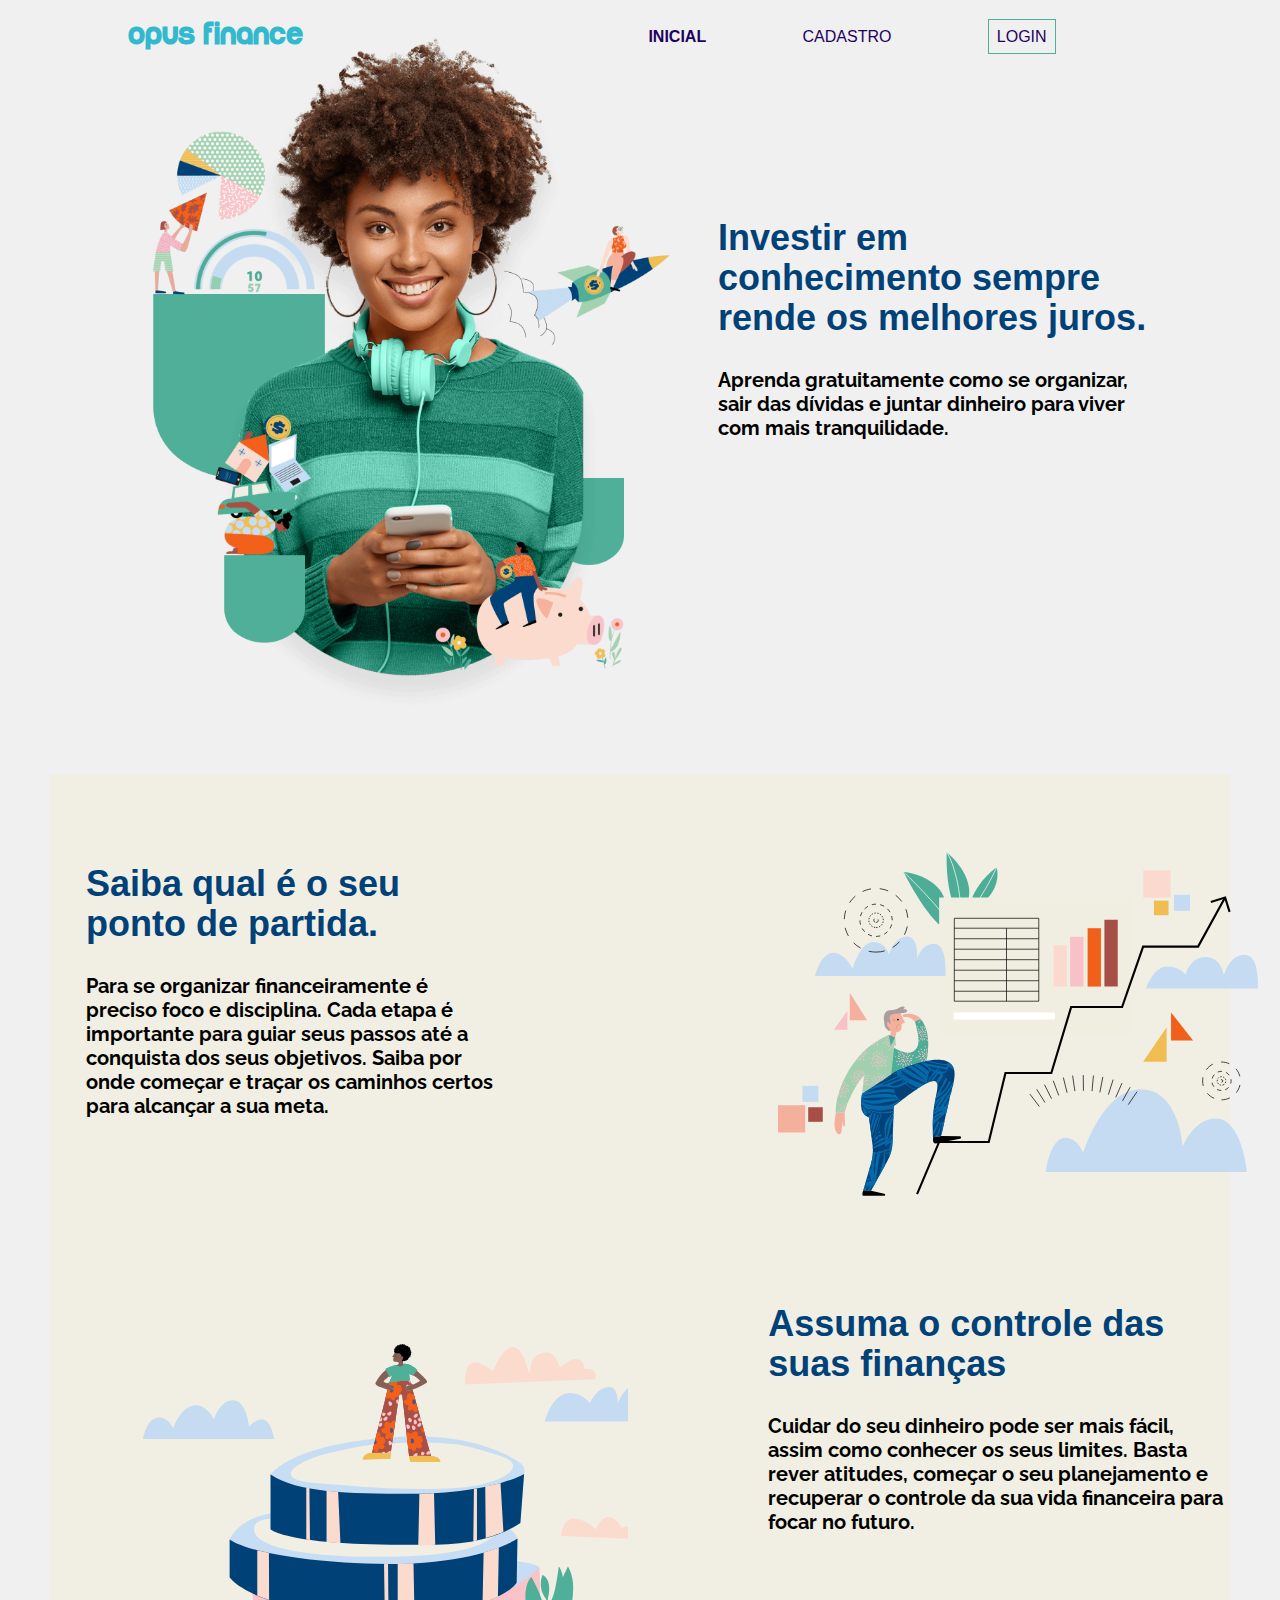
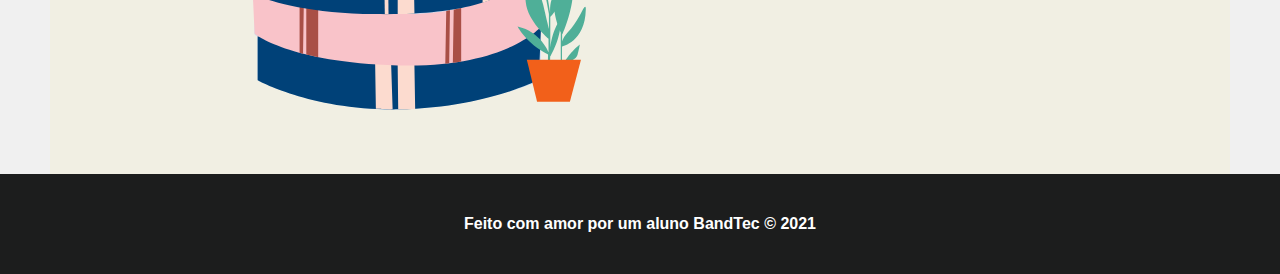
<file: Opus/public/index.html>
<!DOCTYPE html>
<html lang="en">

<head>
    <meta charset="UTF-8">
    <meta http-equiv="X-UA-Compatible" content="IE=edge">
    <meta name="viewport" content="width=device-width, initial-scale=1.0">

    <title>Opus | Página Inicial</title>
    <link rel="stylesheet" href="./css/style.css">
    <link href="https://fonts.googleapis.com/css2?family=Raleway:wght@100&display=swap" rel="stylesheet">
</head>

<body>

    <!-- Header -->

    <div class="header">
        <div class="container">
            <h1 style="font-family: run;">Opus Finance</h1>
            <ul class="navbar">
                <li class="agora">Inicial</li>
               
                <li>
                    <a href="cadastro.html">Cadastro</a>
                </li>
                <li>
                   
                    <a class="login" href="./login.html">Login</a>
                </li>
            </ul>
        </div>
    </div>

    <!-- Banner -->

    <div class="banner">
        <div class="container">
                <img src="./assets/featured.png" alt="">       
            <div> 
            <h2>
                Investir em conhecimento sempre rende os melhores juros.     
            </h2>
           
            <p>
                Aprenda gratuitamente como se organizar, sair das dívidas e juntar dinheiro para viver com mais tranquilidade.
            </p>

            
            </div>
         </div>
    </div>
            
         <!-- Objetivo part 1 -->   
        <div class="social" >
                <div class="texto">
                     <h2> Saiba qual é o seu ponto de partida.</h2>
  
                     <p>
                        Para se organizar financeiramente é preciso foco e disciplina. Cada etapa é importante para guiar seus passos até a conquista dos seus objetivos. Saiba por onde começar e traçar os caminhos certos para alcançar a sua meta.
                     </p>

                 </div>
                 <div class="imagem">
                    
                    <img src="./assets/journey-step-02.svg" >
            
                 </div>
        </div>  
        <!-- Objetivo part 2 -->       
        <div class="social2">
                <div class="imagem2">
                    <img src="./assets/journey-step-03.svg" alt="">
                </div>
                <div class="texto2">
                    <h2>Assuma o controle das suas finanças</h2>
                        <p>
                            Cuidar do seu dinheiro pode ser mais fácil, assim como conhecer os seus limites. Basta rever atitudes, começar o seu planejamento e recuperar o controle da sua vida financeira para focar no futuro.
                        </p>

                </div>
        </div>
           
        
    


    <div class="footer">
        <div class="container">
            <h4>Feito com amor por um aluno BandTec &copy; 2021</h4>
        </div>
    </div>
</body>

</html>
</file>
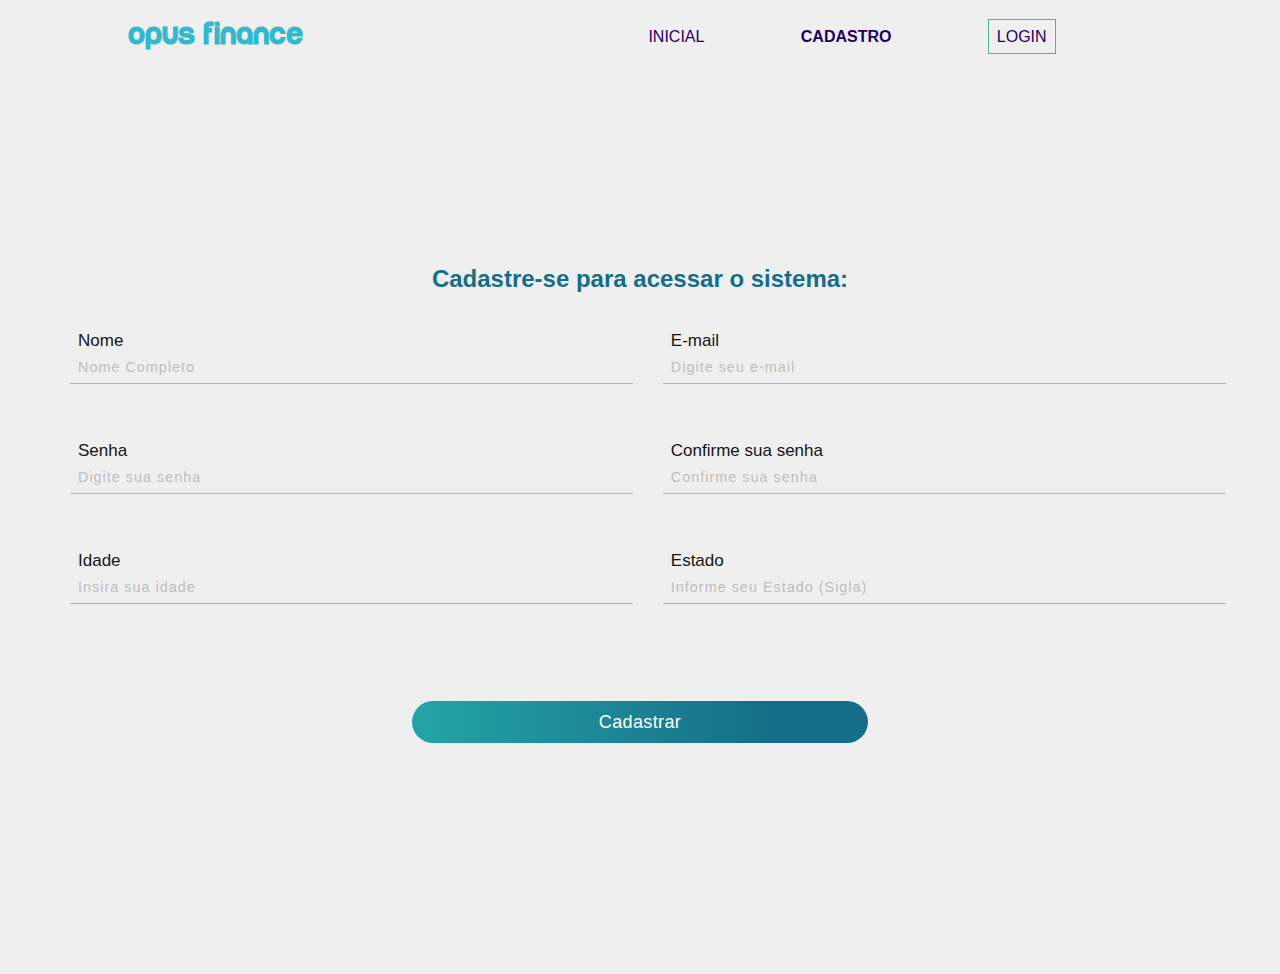
<file: Opus/public/cadastro.html>
<!DOCTYPE html>
<html lang="pt-br">

<head>
  <meta charset="UTF-8">
  <meta http-equiv="X-UA-Compatible" content="IE=edge">
  <meta name="viewport" content="width=device-width, initial-scale=1.0">

  <title>Opus | Cadastro</title>




  <link rel="stylesheet" href="./css/cadastroStyle.css">
  <link rel="stylesheet" href="./css/style.css">
  <link href="https://fonts.googleapis.com/css2?family=Raleway:wght@100&display=swap" rel="stylesheet">
    <title>Cadastro</title>
</head>

<body class="body-cadastro">


    <div class="header">
      <div class="container">
          <h1 style="font-family: run;">Opus Finance</h1>
          <ul class="navbar">
              <li> <a href="index.html">Inicial</a></li>
            
              </li>
          
              <li  class="agora" >
                  Cadastro
              </li>
              <li>
                 
                  <a class="login" href="./login.html">Login</a>
              </li>
          </ul>
      </div>
  </div>

    <div class="conteudo-cadastro">
        <div class="container">

            <h2>Cadastre-se para acessar o sistema: </h2>
            <div class="formulario">

                <div id="form_cadastro">
                    <div class="linha-form">
                        <div class="metade">
                            <label for="name">Nome</label>
                            <input id="nome_input" type="text" placeholder="Nome Completo">
                        </div>
                        <div class="metade">
                            <label for="Email">E-mail</label>
                            <input id="email_input" type="text" placeholder="Digite seu e-mail">
                        </div>
                    </div>
                    <div class="linha-form">
                        <div class="metade">
                            <label for="password">Senha</label>
                            <input id="senha_input" type="password" placeholder="Digite sua senha">
                        </div>
                        <div class="metade">
                            <label for="senha">Confirme sua senha</label>
                            <input id="confirmacao_senha_input" type="password" placeholder="Confirme sua senha">
                        </div>
                    </div>
                    <div class="linha-form">
                        <div class="metade">
                            <label for="Idade">Idade</label>
                            <input id="idade_input" type="number" placeholder="Insira sua idade">
                        </div>
                        <div class="metade">
                            <label for="Estado">Estado</label>
                            <input id="cidade_input" type="text" placeholder="Informe seu Estado (Sigla)">
                        </div>
                    </div>
                    <div class="linha-form">
                  
                    <div class="div-geral">
                        <button class="btn btn-cadastro" onclick="cadastrar()">Cadastrar</button>
                       
                    </div>
                </div>

                <div id="div_erros_login">

                </div>
            </div> <!-- Final <div class="formulario">-->
        </div>
    </div>



</body>

</html>

<script>

    function cadastrar() {
       

        var nomeVar = nome_input.value;
        var emailVar = email_input.value;
        var senhaVar = senha_input.value;
        var confirmacaoSenhaVar = confirmacao_senha_input.value;
        var idadeVar = idade_input.value;
        var cidadeVar = cidade_input.value;

        
        if (nomeVar == "" || emailVar == "" || senhaVar == "" || confirmacaoSenhaVar == "" || idadeVar == "" || cidadeVar == "") {

            window.alert("Preencha todos os campos para prosseguir!");
            if (nomeVar == "") {
                console.log('nome está em branco')
            }
            if (emailVar == "") {
                console.log('email está em branco')
            }
            if (senhaVar == "") {
                console.log('senha está em branco')
            }
            if (confirmacaoSenhaVar == "") {
                console.log('confirmacaoSenha está em branco')
            }if (idadeVar == ""){
                console.log('Idade está em branco')
            }if (cidadeVar = ""){
                console.log('Cidade está em branco')
            }
            return false;
        }

         if (emailVar.indexOf("@") == -1 || emailVar.indexOf(".com") == -1) {
            window.alert("Ops, e-mail inválido! Verifique e tente novamente.");
          
            return false;
        }
         

        if (senhaVar != confirmacaoSenhaVar) {
            window.alert("As senhas inseridas devem ser iguais para prosseguir!");
           
            return false;
        }
        


        fetch("/usuarios/cadastrar", {
            method: "POST",
            headers: {
                "Content-Type": "application/json"
            },
            body: JSON.stringify({
                nomeServer: nomeVar,  
                emailServer: emailVar,     
                senhaServer: senhaVar,
                idadeServer: idadeVar,
                cidadeServer: cidadeVar,
            })
        }).then(function (resposta) {

            console.log("resposta: ", resposta);

            if (resposta.ok) {
                window.alert("Cadastro realizado com sucesso!");
                window.location = "login.html";
                limparFormulario();
                
            } else {
                throw ("Houve um erro ao tentar realizar o cadastro!");
            }
        }).catch(function (resposta) {
            console.log(`#ERRO: ${resposta}`);
   
        });

        return false;
    }
</script>
</file>
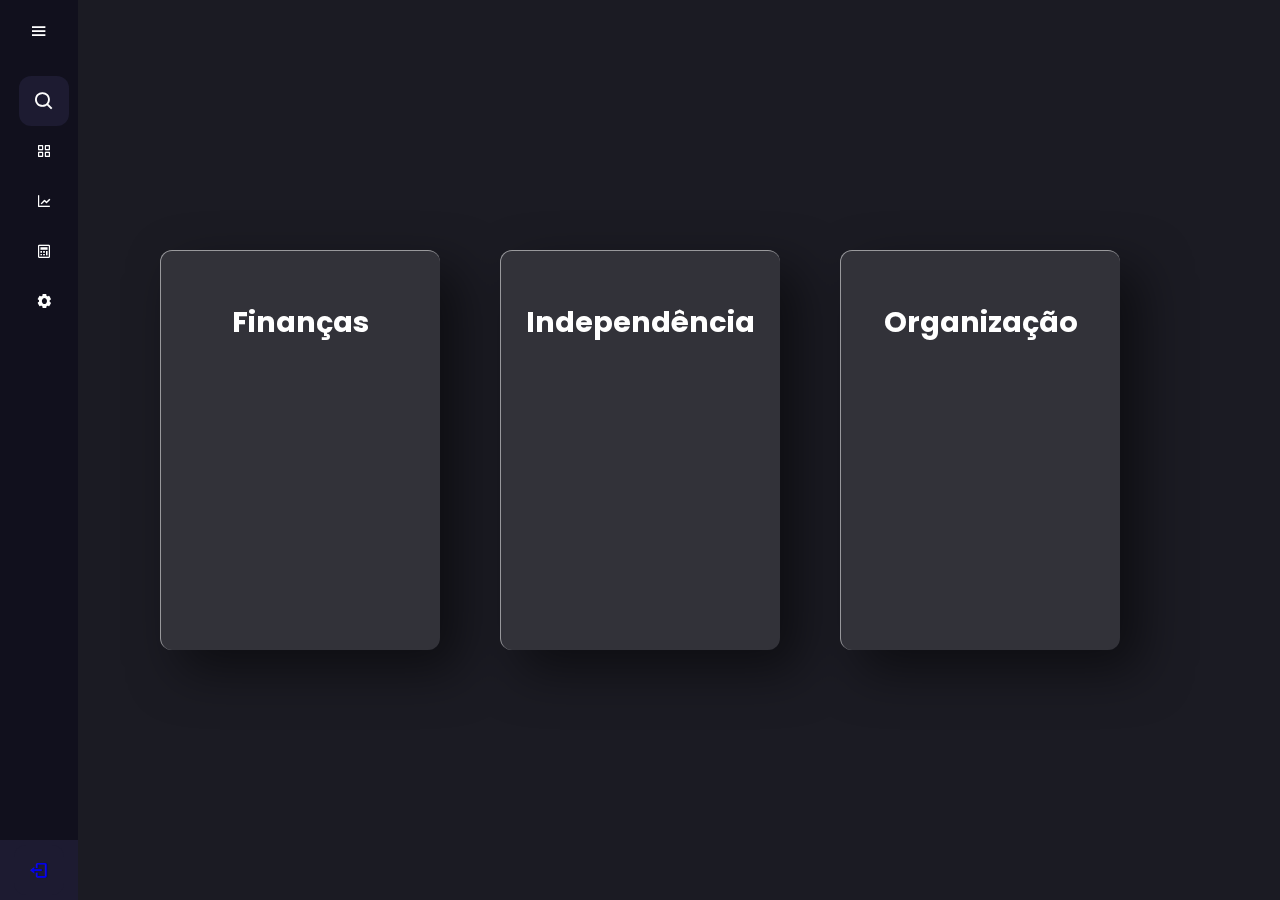
<file: Opus/public/Cursos.html>
<!DOCTYPE html>
<html lang="en">
<head>
  <meta charset="UTF-8">
  <meta http-equiv="X-UA-Compatible" content="IE=edge">
  <meta name="viewport" content="width=device-width, initial-scale=1.0">
  <link href='https://unpkg.com/boxicons@2.0.9/css/boxicons.min.css' rel='stylesheet'>
  <link rel="stylesheet" href="./css/poslogin.css">
  <link rel="stylesheet" href="./css/Curso.css">
  <title>Document</title>
</head>
<body>
 <!-- SideBar -->
  
  <div class="sidebar">
    <div class="logo_content">
      <div class="logo">
        <i class='bx bxl-unsplash'></i>
        <div class="logo_name"><h1 style="font-family: run;">Opus </h1>
        
    </div>
  </div>
  <i class='bx bx-menu' id="btn" ></i>
</div>
    <ul class="nav_list">
      <li>
          <i class='bx bx-search' ></i>
          <input type="text" placeholder="Pesquisa...">
        </a>
        <span class="tooltip">Pesquisa</span>
      </li>
      <li>
      <a href="#">
        <i class='bx bx-grid-alt' ></i>
        <span class="links_name">Cursos</span>
      </a>
      <span class="tooltip">Cursos</span>
    </li>
    <li>
    <a href="./Analytics.html">
      <i class='bx bx-line-chart' ></i>
      <span class="links_name">Analytics</span>
    </a>
    <span class="tooltip">Analytics</span>
  </li>
  <li>
    <a href="./Simulador.html">
  <i class='bx bx-calculator'></i>
  <span class="links_name">Simulador</span>
</a>
<span class="tooltip">Simulador</span>
</li>
  <li>
  <a href="#">
    <i class='bx bxs-cog' ></i>
    <span class="links_name">Configuração</span>
  </a>
  
  <span class="tooltip">Configuração</span>
</li>
    </ul>
    <div class="profile_content">
      <div class="profile">
        <div class="profile_details">
          <img src="./assets/pedro.jpg" alt="">
          <div class="name_job">
            <div class="name">Pedro Rosário</div>
            <div class="job">Analista </div>
          </div>
        </div>
        <a href="./index.html"> <i class='bx bx-log-out' id="log_out"></i></a>
       
      </div>
    </div>
  </div>
 
  <!-- Cards -->

  <div class="container">
    <div class="card">
      <h3>Finanças</h3>
      
      <div class="content">
        <h2>01</h2>
       
        
        <p>As finanças pessoais incluem todos os tipos de custos e gastos realizados. Desde aqueles considerados irrelevantes,isso porque todos eles possuem um impacto nas finanças que só ao serem mapeados</p>
          <a href="https://youtu.be/CNU5IMQAdn4">Mais Informações</a>
      </div>
    </div>
    
  

  <!-- Card2 -->
  
    <div class="card">
      <h3>Independência</h3>
      <div class="content">
        <h2>02</h2>
      
        <p> A ideia é ter um equilíbrio financeiro e trabalhar por prazer ou opção, e não pela necessidade de pagar as contas no final do mês.</p>
          <a href="https://youtu.be/D-In5RGYELQ">Mais Informações</a>
      </div>
    </div>
  
  <!-- Card 3 -->

  
    <div class="card">
      <h3>Organização</h3>
      <div class="content">
        <h2>03</h2>
       
        <p>Vai além de simplesmente manter contas em dia; seus resultados também são bem mais do que de apenas acumular riquezas. Estar em sintonia com as finanças pessoais significa ter noção do quanto se ganha e gasta </p>
          <a href="https://youtu.be/dSLhykOui3Y">Mais Informações</a>
      </div>
    </div>
  </div>

</body>
</html>
<script>
  let btn = document.querySelector("#btn");
  let sidebar = document.querySelector(".sidebar");
  let searchBtn = document.querySelector(".bx-search");

  btn.onclick = function(){
    sidebar.classList.toggle("active")
  }

  searchBtn.onclick = function(){
    sidebar.classList.toggle("active")
  }

  btn.onclick = function(){
    sidebar.classList.toggle("active")
  }
</script>
</file>
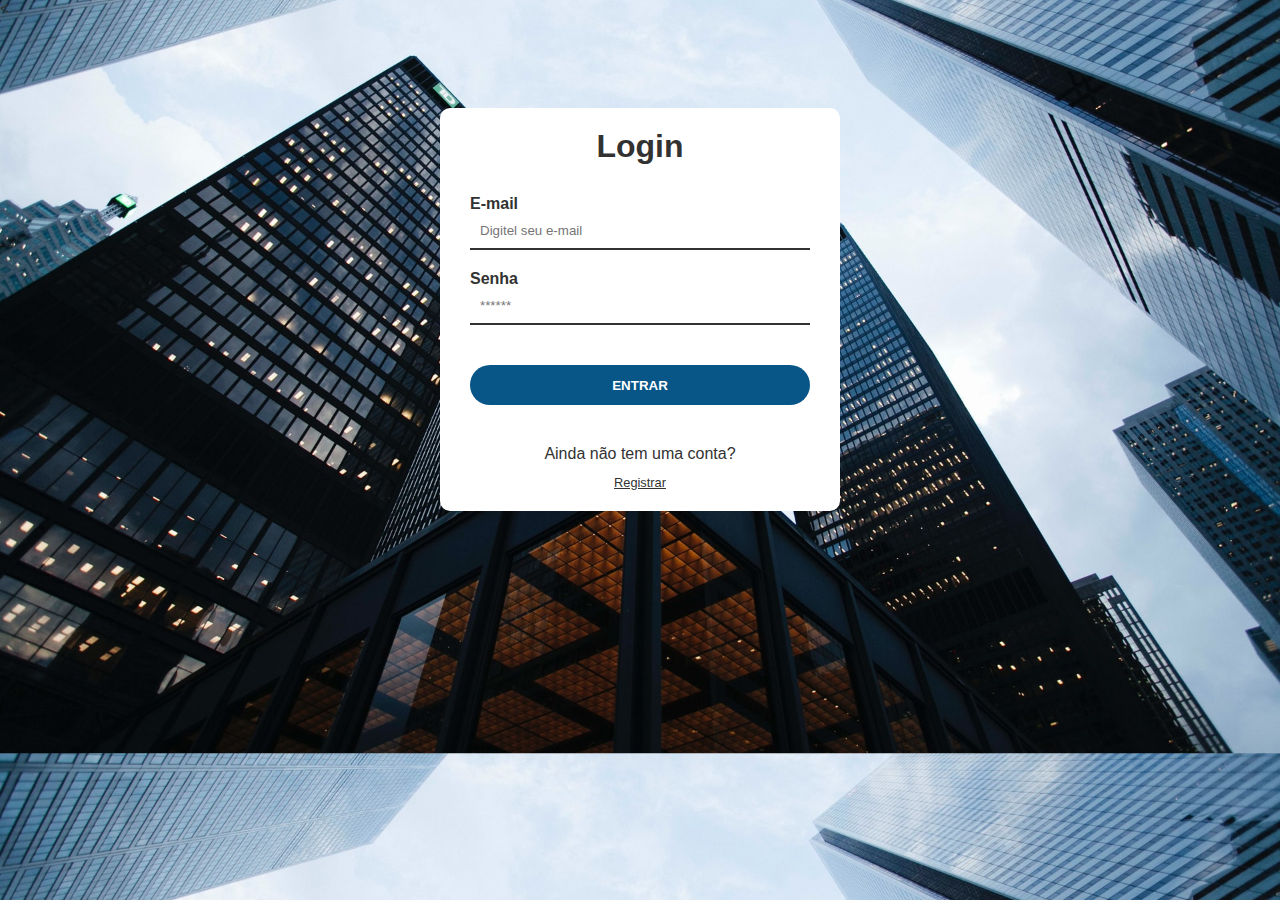
<file: Opus/public/login.html>
<!DOCTYPE html>
<html lang="en">

<head>
    <meta charset="UTF-8">
    <meta http-equiv="X-UA-Compatible" content="IE=edge">
    <meta name="viewport" content="width=device-width, initial-scale=1.0">

    <title>Opus | Login</title>
    <link rel="stylesheet" href="./css/loginStyle.css">
    <link href="https://fonts.googleapis.com/css2?family=Raleway:wght@100&display=swap" rel="stylesheet">
</head>

<body>

    <!-- Header -->

    <<!-- div class="header">
        <div class="container">
            <h1 style="font-family: run;">Opus Finance</h1>
            <ul class="navbar">
                <li> <a href="index.html">Inicial</a></li>
                <li>
                    <a href="./simulador.html">Simulador</a>
                </li>
            
                <li>
                    <a href="cadastro.html">Cadastro</a>
                </li>
                <li>
                   
                    <a class="login" href="./login.html">Login</a>
                </li>
            </ul>
        </div>
    </div> -->

    <!-- Tela de login -->

    

    
        <div class="login-container">
                <h1>Login</h1>
                    <div class="login">
                        <label for="email">E-mail</label>
                        <input id="email_input" type="text" placeholder="Digitel seu e-mail">
                        <label for="password">Senha</label>
                        <input id="senha_input" type="password" placeholder="******">
                        <button class="btn" onclick="entrar()">Entrar</button>
                        
                    </div>
                   <div class="register-container">
                       <p>Ainda não tem uma conta?</p>
                       <a href="./cadastro.html">Registrar</a>
                   </div>
                    </div>


              

               

            



</body>

</html>

<script>
    function entrar() {
        

        var emailVar = email_input.value;
        var senhaVar = senha_input.value;

        console.log("FORM LOGIN: ", emailVar);
        console.log("FORM SENHA: ", senhaVar);

        // TODO: VERIFICAR AS VALIDAÇÕES QUE ELES ESTÃO APRENDENDO EM ALGORITMOS 
        if (emailVar == "" || senhaVar == "") {
            window.alert("Preencha todos os campos para prosseguir!");
            
            return false;
        }

        if (emailVar.indexOf("@") == -1 || emailVar.indexOf(".com") == -1) {
            window.alert("Ops, e-mail inválido! Verifique e tente novamente.");
        
            return false;
        }

        fetch("/usuarios/autenticar", {
            method: "POST",
            headers: {
                "Content-Type": "application/json"
            },
            body: JSON.stringify({
                emailServer: emailVar,
                senhaServer: senhaVar
            })
        }).then(function (resposta) {
            console.log("ESTOU NO THEN DO entrar()!")

            if (resposta.ok) {
                console.log(resposta);

                resposta.json().then(json => {
                    console.log(json);
                    console.log(JSON.stringify(json));

                    sessionStorage.EMAIL_USUARIO = json.email;
                    sessionStorage.NOME_USUARIO = json.nome;
                    sessionStorage.ID_USUARIO = json.id;

                    setTimeout(function () {
                        window.location = "Cursos.html";
                    }, 1000); // apenas para exibir o loading

                });

            } else {

                window.alert("Houve um erro ao tentar realizar o login!");

                resposta.text().then(texto => {
                    console.error(texto);
                   
                });
            }

        }).catch(function (erro) {
            console.log(erro);
        })

        return false;
    }

</script>
   ''
</file>
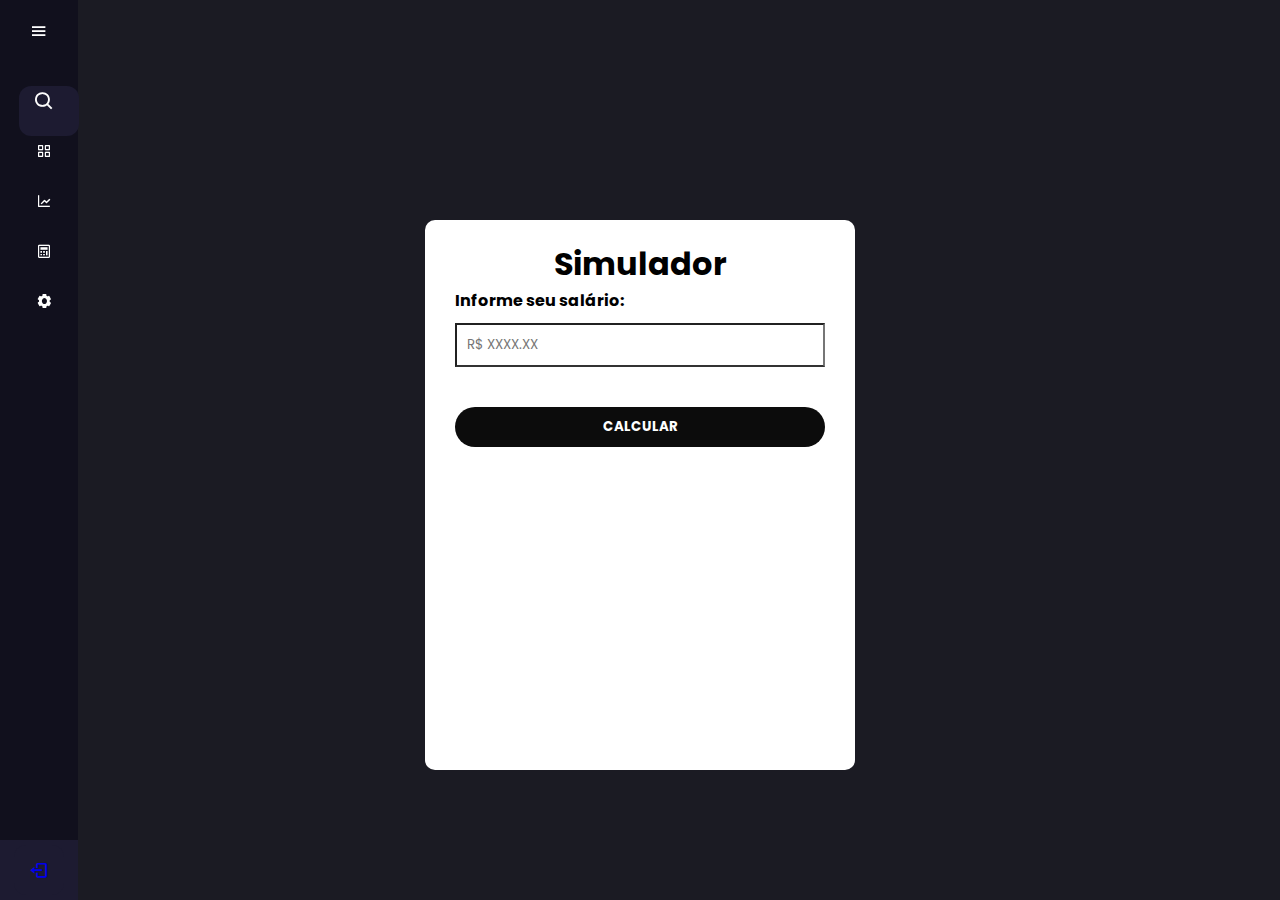
<file: Opus/public/Simulador.html>
<!DOCTYPE html>
<html lang="en">
<head>
  <meta charset="UTF-8">
  <meta http-equiv="X-UA-Compatible" content="IE=edge">
  <meta name="viewport" content="width=device-width, initial-scale=1.0">
  <link href='https://unpkg.com/boxicons@2.0.9/css/boxicons.min.css' rel='stylesheet'>
  <link rel="stylesheet" href="./css/poslogin.css">
  <link rel="stylesheet" href="./css/Simulador.css">
  <title>Document</title>
</head>
<body>

  
  <div class="sidebar">
    <div class="logo_content">
      <div class="logo">
        <i class='bx bxl-unsplash'></i>
        <div class="logo_name"><h1 style="font-family: run;">Opus </h1>
        
    </div>
  </div>
  <i class='bx bx-menu' id="btn" ></i>
</div>
    <ul class="nav_list">
      <li>
          <i class='bx bx-search' ></i>
          <input type="text" placeholder="Pesquisa...">
        </a>
        <span class="tooltip">Pesquisa</span>
      </li>
      <li>
      <a href="./Cursos.html">
        <i class='bx bx-grid-alt' ></i>
        <span class="links_name">Cursos</span>
      </a>
      <span class="tooltip">Cursos</span>
    </li>
    <li>
    <a href="./Analytics.html">
      <i class='bx bx-line-chart' ></i>
      <span class="links_name">Analytics</span>
    </a>
    <span class="tooltip">Analytics</span>
  </li>
  <li>
    <a href="./Simulador.html">
  <i class='bx bx-calculator'></i>
  <span class="links_name">Simulador</span>
</a>
<span class="tooltip">Simulador</span>
</li>
  <li>
  <a href="#">
    <i class='bx bxs-cog' ></i>
    <span class="links_name">Configuração</span>
  </a>
  
  <span class="tooltip">Configuração</span>
</li>
    </ul>
    <div class="profile_content">
      <div class="profile">
        <div class="profile_details">
          <img src="./assets/pedro.jpg" alt="">
          <div class="name_job">
            <div class="name">Pedro Rosário</div>
            <div class="job">Analista</div>
          </div>
        </div>
        <a href="./index.html"> <i class='bx bx-log-out' id="log_out"></i></a>
       
      </div>
    </div>
  </div>
 

  <!-- Calculadora -->

  
  <div class="cal-container">
    <h1>Simulador</h1>
        <div class="caixa">
            <label for="Salário">Informe seu salário:</label>
            <input id="salario_input" type="text" placeholder="R$ XXXX.XX">
            
            <button class="btn" onclick="calcular()">Calcular</button>
            
        </div>
       <b><div id="div_resposta">
           
       </div>
      </b>
        </div>

</body>
</html>
<script>
  let btn = document.querySelector("#btn");
  let sidebar = document.querySelector(".sidebar");
  let searchBtn = document.querySelector(".bx-search");

  btn.onclick = function(){
    sidebar.classList.toggle("active")
  }

  searchBtn.onclick = function(){
    sidebar.classList.toggle("active")
  }

  btn.onclick = function(){
    sidebar.classList.toggle("active")
  }


    function calcular(){
      var Salario = Number(salario_input.value);

      if(salario_input.value == ""){
        alert("Insira um valor valído")
      }
      else{
      var Fixo = Salario * 0.50 
      var variável = Salario * 0.30
      var segurança = Salario * 0.20
      div_resposta.innerHTML = `O gasto fixo que você pode ter é de 50% da sua renda, ou seja R$${Fixo}. `
      div_resposta.innerHTML += `<br><br>Já o gasto variável pode comprometer 30% do seu salário, ou seja R$${variável}.`
      div_resposta.innerHTML += `<br><br>Já com o valor restante ou pelo menos 20% da renda, ou seja R$${segurança} recomenda-se que você invista ou poupe.`
    }
  }



</script>
</file>
<file: Opus/public/css/style.css>
@font-face{
  font-family: run;
  src: url("../fonts/run\ \(2\).ttf")
}

body {
  margin: 0;
  padding: 0;
  font-family: "Exo 2", "Segoe UI", Tahoma, Geneva, Verdana, sans-serif;
  /* font-family: 'Segoe UI', Tahoma, Geneva, Verdana, sans-serif; */
  background-color:#f0f0f0;
  overflow-x: hidden; overflow-y: scroll;
}


.container {
  width: 80%;
  margin: auto;
}


.navbar {
  width: 600px;
  display: flex;
  align-items: center;
  justify-content: space-evenly;
  list-style: none;


}
.header {
  color: #32b9cd;
 
 
}
.header h1{
  font-family: run;
}

.header .container {
  display: flex;
  justify-content: space-between;
  /* border: 3px solid pink; */

}

.header a {
  text-decoration: none;
  color: #1e0161;
  text-transform: uppercase;
}

.header a:hover{
  border-bottom: solid 3px #4faf98;
}

.header .login{
border: solid 1px #4faf98;
padding: 8px;
}

.header .login:hover{
  background-color: #4faf98;
  color: white;
}

.agora {
  font-weight: 800;
  text-decoration: none;
  color: #1e0161;
  text-transform: uppercase;
}
.header a :hover{
  text-decoration: none;
  color: #1e0161;
  text-transform: uppercase;
}


/* BANNER */

.banner {
  height: 700px;
 
}


.banner .container {
  /* border: 3px solid green; */
  height: 500px;
  display: flex;
  align-items: center;
}

.banner h2 {
  /* border: 3px solid cyan; */
  font-size: 36px;
  line-height: 40px;
  color: #004178;
  font-weight:600;
  text-align: justify center;
  padding-left: 30px;
}

.banner p{
  font-size: 20px;
  padding-left: 30px;
  text-align: justify center;
  font-family: 'Raleway', sans-serif;
  font-weight: bold;
  
}
.banner img{

      margin-top: 100px;
      height: auto;
      width: 560px;
   
}


/* Objetivos pt 1*/

.social {
  background-color: #f1efe3;
  height: 500px;
  margin-left: 50px;
  margin-right: 50px;
}

.imagem{
  width: 40%;
  float: right;
  height: 400px;
}

.imagem img{
 width: 550px;
 height: 500px;
 
 
}


.texto{
  width: 50%;
  float: left;
  height: 100%;
  box-sizing: border-box;
  padding: 60px 150px 60px 6px;
  width: 51%;
  background-color: #f1efe3;
  
}

  .texto h2{
  font-size: 36px;
  line-height: 40px;
  color: #004178;
  font-weight:600;
  text-align: justify left;
  padding-left: 30px;
  }

  .texto p{
      
        font-size: 20px;
        padding-left: 30px;
        text-align: justify center;
        font-family: 'Raleway', sans-serif;
        font-weight: bold;
  }

  /* Objetivos pt 2*/

  .social2 {
    background-color: #f1efe3;
    height: 500px;
    margin-left: 50px;
    margin-right: 50px;
  }

  .texto2{
    width: 50%;
    float: right;
    height: 100%;
    box-sizing: border-box;
    padding-left: 60px;
    width: 51%;
    background-color: #f1efe3;
    
  }
  
    .texto2 h2{
    font-size: 36px;
    line-height: 40px;
    color: #004178;
    font-weight:600;
    text-align: justify left;
    padding-left: 80px;
    }
  
    .texto2 p{
        
          font-size: 20px;
          padding-left: 80px;
          text-align: justify center;
          font-family: 'Raleway', sans-serif;
          font-weight: bold;
    }

 
    
    .imagem2{
      width: 40%;
      float: left;
      height: 400px;

    }
    
    .imagem2 img{
     width: 650px;
     height: 500px;
     padding-right: 80px;
     
     
    }

/* FOOTER */

.footer {
  background-color: #1c1d1d;
  height: 100px;
  color: white;
  margin: 0;
  padding: 0;
  display: flex;
  justify-content: center;
}

.footer .container {
  display: flex;
  justify-content: center;
}

h4 {
  margin: 0;
  padding: 0;
}
</file>
<file: Opus/public/css/cadastroStyle.css>
.body-cadastro .navbar{  
  position: relative;
}



.conteudo-cadastro{
  height: 100vh; 
  display: flex; 
  justify-content: center;
  align-items: center;
}
  
.body-cadastro  input{
  color: #000;
}
  
.body-cadastro input:focus, label:focus{
  outline: none;
}
    
.body-cadastro #agreement-label a{
  color: #3ea7c7; 
  text-decoration: underline; 
}
    
.body-cadastro{
  margin: 0; 
  padding: 0; 
  background-color: #EFEFEF; 

}
  
.body-cadastro .conteudo-cadastro .container {
  width: 1140px; /*Largura*/
  padding: 0 20px;/*Margem interna*/
}
  
.body-cadastro .container h2 {
  color: #156E89; 
  text-align: center; 
  margin-bottom: 1.6em; 
  margin-top: 0; 
  font-size: 1.5rem; 
}
  
.body-cadastro form {
  display: flex; 
  flex-wrap: wrap; 
}
  
.body-cadastro .div-geral {
  width: 100%; 
  text-align: center; 
  display: flex;
  justify-content: center;
}

.body-cadastro .linha-form{
  width: 100%;  
  display: flex; 
  justify-content: space-between; 
}
  
.body-cadastro .metade{
  display: flex; 
  width: 48%; 
  margin-bottom: 5%; 
  flex-direction: column; 
}


.body-cadastro .metade.metade-final{
  margin-bottom: 1%; 
}
  
.body-cadastro .metade .ipt_ultimo{
  margin-bottom: 20px; 
}
  
.body-cadastro label {
  font-size: 17px; 
  color: #151515; 
  margin-left: 8px; 
}
  
.body-cadastro input {
  width: 100%; 
  border:none; 
  font-weight: 300; 
  font-size: 0.9em; 
  background-color: #FFFFFF00; /* Cord de fundo*/
  border-bottom: 1px solid #00000040; /*Borda inferior*/
  padding: 8px; /*Margem interna*/
  letter-spacing: 0.07em; /*Espaçamento da fonte*/
}
  
.body-cadastro input:focus {
  border-color: #156E89; /*Cor da borda*/
}
  
.body-cadastro input::placeholder{
  color: #BEBEBE; /*Cor da fonte*/
  font-size: 1em;/*Tamanho da fonte*/
}

  
.body-cadastro .btn-cadastro{
  width: 40%; /*Largura*/
  color: #fff; /*Cor da fonte*/
  font-weight: 500; /* Espessura da fonte*/
  font-size: 18px; /* Tamanho da fonte*/
  line-height: 21px; /*Altura entra as linhas*/
  letter-spacing: 0.02em; /*Espaçamento da fonte*/
  border: none; /* Borda*/
  height: 42px; /*Altura*/
  background: linear-gradient(90deg, #24A4A5 0%, #156E89 78.46%); /* Fundo com cor em gradiente*/
  border-radius: 50px; /* Borda arredondada*/
  cursor: pointer; /* Forma do cursor*/
  margin: 40px 10px; /* Margem externa*/
}


.body-cadastro #agreement {
  margin-right: 5px; /* Marhem externa lateral direita*/
}
  
.body-cadastro #agreement, #agreement-label {
  width: auto; /* Largura*/
}
</file>
<file: Opus/public/css/poslogin.css>
@import url('https://fonts.googleapis.com/css2?family=Poppins:wght@200&display=swap');
*{
  margin: 0;
  padding: 0;
  box-sizing: border-box;
  font-family: "Poppins", sans-serif;
}

body{
  position: relative;
  min-height: 100vh;
  width: 100% ;
  overflow: hidden; /* Não exibir barra de rolagem */
}

.sidebar{
  position: fixed;
  top: 0;
  left: 0;
  height: 100%;
  width: 78px;
  background: #11101d;
  padding: 6px 14px;
  transition: all 0.5s ease;
}

.sidebar.active{
  width: 240px;
  z-index: 999;
}


.sidebar .logo_content .logo{
  color: #fff;
  display: flex;
  height: 50px;
  width: 100%;
  align-items: center;
  opacity: 0;
  pointer-events: none;
}

.sidebar.active .logo_content .logo{
  opacity: 1;
  pointer-events: none;
}

.logo_content .logo i{
  font-size: 28px;
  margin-right: 5px; 
}

.logo_content .logo .logo_name{
  font-size: 20px;
  font-weight: 400;
}

.sidebar #btn{
  position: absolute;
  color: #fff;
  top: 6px;
  left: 50%;
  font-size: 20px;
  height: 50px;
  width: 50px;
  text-align: center;
  line-height: 50px;
  transform: translate(-50%);
}
.sidebar.active #btn{
  
  left: 90%;
}

.sidebar  ul{
  margin-top: 20px;
}

.sidebar  ul li{
  position: relative;
  height: 50px;
  width: 100%;
  margin: 0 5px;
  list-style: none;
  line-height: 50px;
  
}

.sidebar  ul li .tooltip{
  position: absolute;
  left: 122px;
  top: 0;
  transform: translateY(-50%, -50%);
  border-radius: 6px;
  height: 35px;
  width: 122px;
  line-height: 35px;
  background: #fff;
  text-align: center;
  box-shadow: 0 5px 10px rgba(0,0,0, 0.2);
  transition: 0s;
  opacity: 0;
  pointer-events: none;
  display: block;
}

.sidebar.active  ul li .tooltip{
  display: none;

}

.sidebar  ul li:hover .tooltip{
  transition: all 0.5s ease;
  opacity: 1;
  top: 50%;

}

.sidebar  ul li input{
  position: absolute;
  height: 100%;
  width: 100%;
  left: 0;
  top: 0;
  border-radius: 12px;
  outline: none;
  border: none;
  background: #1d1b31;
  padding-left: 50px;
  font-size: 18px;
  color: #fff;
}

.sidebar  ul li .bx-search{
  position: absolute;
  z-index: 99;
  color: #fff;
  font-size: 22px;
  transition: all 0.5 ease;
}

.sidebar  ul li .bx-search:hover{
  background: #fff;
  color: #1d1b31;

}

.sidebar  ul li a{
  color: #fff;
  display: flex;
  align-items: center;
  text-decoration: none;
  transition: all 0.4 ease;
  border-radius: 12px;
  white-space: nowrap;
}

.sidebar  ul li a:hover{
  color: #11101d;
  background: #fff;
}

.sidebar  ul li i{
  height: 50px;
  min-width: 50px;
  border-radius: 12px;
  line-height: 50px;
  text-align: center;
}
.sidebar .links_name{
  opacity: 0;
    pointer-events: none;
   
}

.sidebar.active .links_name{
  opacity: 1;
    pointer-events: auto;
   
}

.sidebar .profile_content{
  position: absolute;
  color: #fff;
  bottom: 0;
  left: 0;
  width: 100%;

}
.sidebar .profile_content .profile{
  position: relative;
  padding: 10px 6px;
  height: 60px;
  background: #1d1b31;
  transition: all 0.4s ease;
}

.sidebar.active .profile_content .profile {
  background: none;
}

.profile_content .profile .profile_details{
  display: flex;
  align-items: center;
  opacity: 0;
  pointer-events: none;
  white-space: nowrap;
}


.sidebar.active .profile .profile_details{
  opacity: 1;
  pointer-events: auto;
}

.profile .profile_details img{
  height: 45px;
  width: 45px;
  object-fit: cover;
  border-radius: 12px;
}

.profile .profile_details .name_job{
  margin-left: 10px;
}

.profile .profile_details .name{
  font-size: 15px;
  font-weight: 400;
}

.profile .profile_details .job{
  font-size: 12px;
 
}

.profile #log_out{
  position: absolute;
  left: 50%;
  bottom: 5px;
  transform: translateX(-50%);
  min-width: 50px;
  line-height: 50px;
  font-size: 20px;
  border-radius: 12px;
  text-align: center;
  transition: all 0.4 ease;
  background: #1d1b31;
}  
.sidebar.active .profile #log_out{
  left: 86%;

}

.sidebar.active .profile #log_out{
  background: #1d1b31;
}
.home_content{
  position: absolute;
  height: 100%;
  width: calc(100% -78px);
  left: 78px;
  transition: all 0.5s ease;
}

.home_content text{
  font-size: 25px;
  font-weight: 500;
  color: #1d1b31;
  margin: 12px;
}

.sidebar.active ~ .home_content{
width: calc(100%-240%px);
left: 240px;
}
</file>
<file: Opus/public/css/Curso.css>
*{
  box-sizing: border-box;
}
body{
  display: flex;
  justify-content: center;
  align-items: center;
  background: #1b1b23;
  min-height: 100vh;
}

.container{
  position: relative;
  display: flex;
  justify-content: center;
  align-items: center;
  max-width: 1200px;
  flex-wrap: wrap;
  z-index: 1;
}

.container .card{
  position: relative;
  width: 280px;
  height: 400px;
  margin: 30px;
  box-shadow: 20px 20px 50px rgba(0, 0, 0, 0.5);
  border-radius: 12px;
  background: rgba(255, 255, 255, 0.1);
  overflow: hidden;
  display: flex;
  justify-content: center;
  align-items: center;
  border-top:1px solid Rgba(255, 255, 255, 0.5) ;
  border-left:1px solid Rgba(255, 255, 255, 0.5) ;
}

.container .card .content{
  padding: 20px;
  text-align: center; 
  transform: translateY(100px);  /* Movimentação do eixo y */
  opacity: 0;
  transition: 0.5s;
}

.container .card:hover .content {
  transform: translateY(0px);  /*  */
  opacity: 1;

}

.container .card  h3{
  position:absolute;
  opacity: 1;
  font-size: 1.8em;
  color: #fff;
  top: 50px;
  right: px;
  font-size: 1.8em;
  color: #fff;
  z-index: 1; /* Profundidade */
  }
                       
.container .card:hover h3{
  opacity: 0;

}

.container .card .content h2{
  position: absolute;
  top: -80px;
  right: 30px;
  font-size: 8em;
  color: rgba(255, 255, 255, 0.05);
  pointer-events: none;


}



.container .card .content p{
  font-size: 1em;
  color: #fff;
  font-weight: 300;
  text-align: justify center;
}

.container .card .content a{
  position: relative;
  display: inline-block;
  padding: 8px 20px;
  margin-top: 15px;
  background: #fff;
  color: #000;  
  text-decoration: none;
  font-weight: 500;
  box-shadow: 0 5px 15px rgba(0, 0, 0, 0.2);
}
</file>
<file: Opus/public/css/loginStyle.css>
@font-face{
  font-family: run;
  src: url("../fonts/run\ \(2\).ttf")
}

* {
  margin: 0;
  padding: 0;
  box-sizing: border-box;
  font-family:Helvetica;
  color: #323232;
  border: none;
}


/* LOGIN */
body{
  background-image: url(../assets/sean-pollock-PhYq704ffdA-unsplash\ \(1\).jpg) ;
  background-size: cover;
  background-position-y: -100px ;
 
}

textarea:focus, input:focus{
  outline: none;
}

a{
  font-size: .8rem;
}

a:hover{
  color: #085588;

}

/* Container login */

.login-container{
  background-color: #fff;
  width: 400px;
  margin-left: auto;
  margin-right: auto;
  padding: 20px 30px;
  margin-top: 10vh;
  border-radius: 10px;
  text-align: center;
}

/* formulário */

.login{
  margin-top: 30px;
  margin-bottom: 40px;

}

label, input{
  display: block;
  width: 100%;
  text-align: left;
}

label{
  font-weight: bold;
  
}

input{
  border-bottom: 2px solid #323232;
  padding: 10px;
  font-size: 1.rem;
  margin-bottom: 20px;

}

input:focus{
  border-bottom: 2px solid #085588;
}

button{
  text-align: center;
  text-transform: uppercase;
  font-weight: bold;
  border: none;
  height: 40px;
  border-radius: 20px;
  display: block;
  width: 100%;
  margin-top: 40px;
  color: #fff;
  background-color: #085588;
  cursor: pointer;
  margin-bottom: 40px;
  
}

button:hover{
  background-color: #1b223c;
  transition: .5s;

}

/* registro */

.register-container p{
  margin-bottom: 10px;

}
</file>
<file: Opus/public/css/Simulador.css>
@import url('https://fonts.googleapis.com/css2?family=Poppins:wght@200&display=swap');
*{
  margin: 0;
  padding: 0;
  box-sizing: border-box;
  font-family: "Poppins", sans-serif;
}

body{
  display: flex;
  justify-content: center;
  align-items: center;
  background: #1b1b23;
  min-height: 100vh;
}

.cal-container{
  background-color: #fff;
  width: 430px;
  height: 550px;
  margin-left: auto;
  margin-right: auto;
  padding: 20px 30px;
  margin-top: 10vh;
  border-radius: 10px;
  text-align: center;
}


label, input{
  display: block;
  width: 100%;
  text-align: left;
}

label{
  font-weight: bold;
  
}

input{
  border-bottom: 2px solid #323232;
  padding: 10px;
  font-size: 1.rem;
  margin-bottom: 10px;
  margin-top: 10px;
}

button{
  text-align: center;
  text-transform: uppercase;
  font-weight: bold;
  border: none;
  height: 40px;
  border-radius: 20px;
  display: block;
  width: 100%;
  margin-top: 40px;
  color: #fff;
  background-color: #0c0c0c;
  cursor: pointer;
  margin-bottom: 40px;
  
}

#div_reposta{
  text-align: justify;
 
  
}

#div_reposta2{
  margin-top:  3px;

}
#div_reposta{
  margin-top:  3px;
}
</file>
